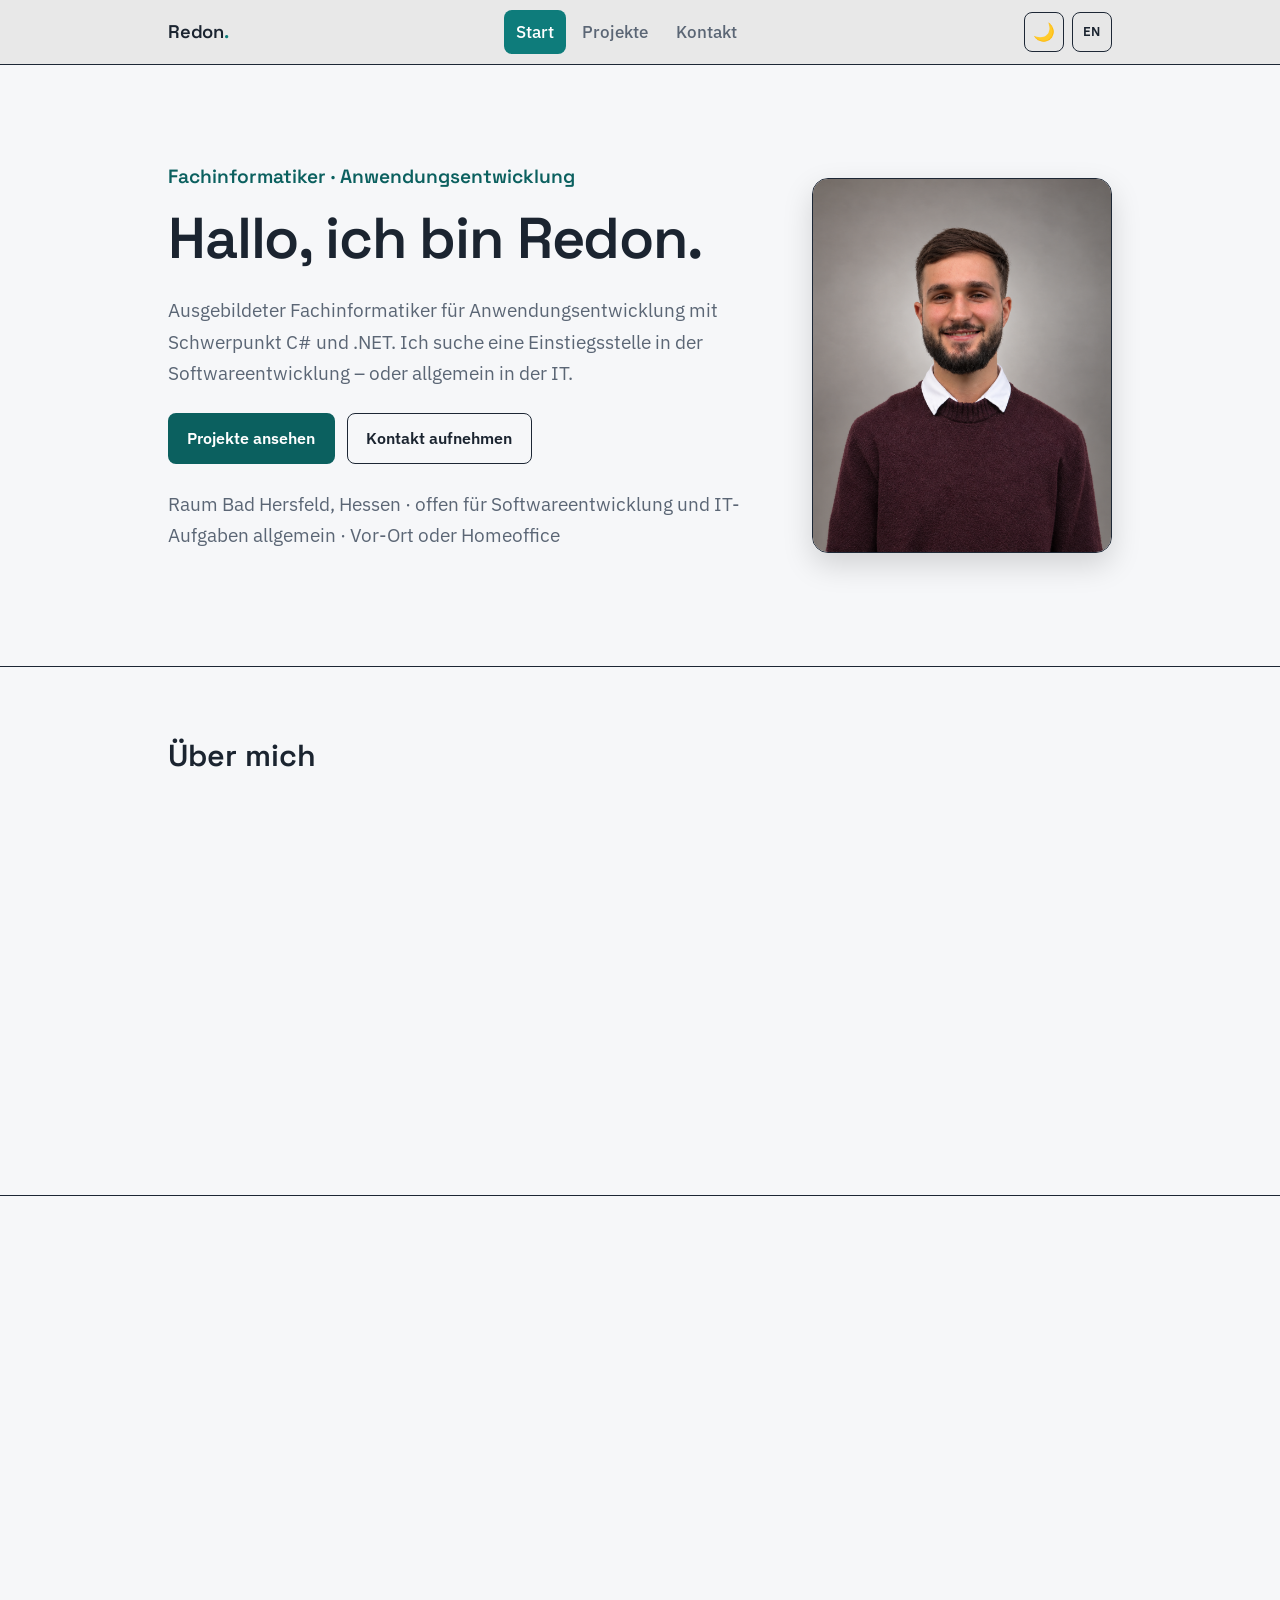
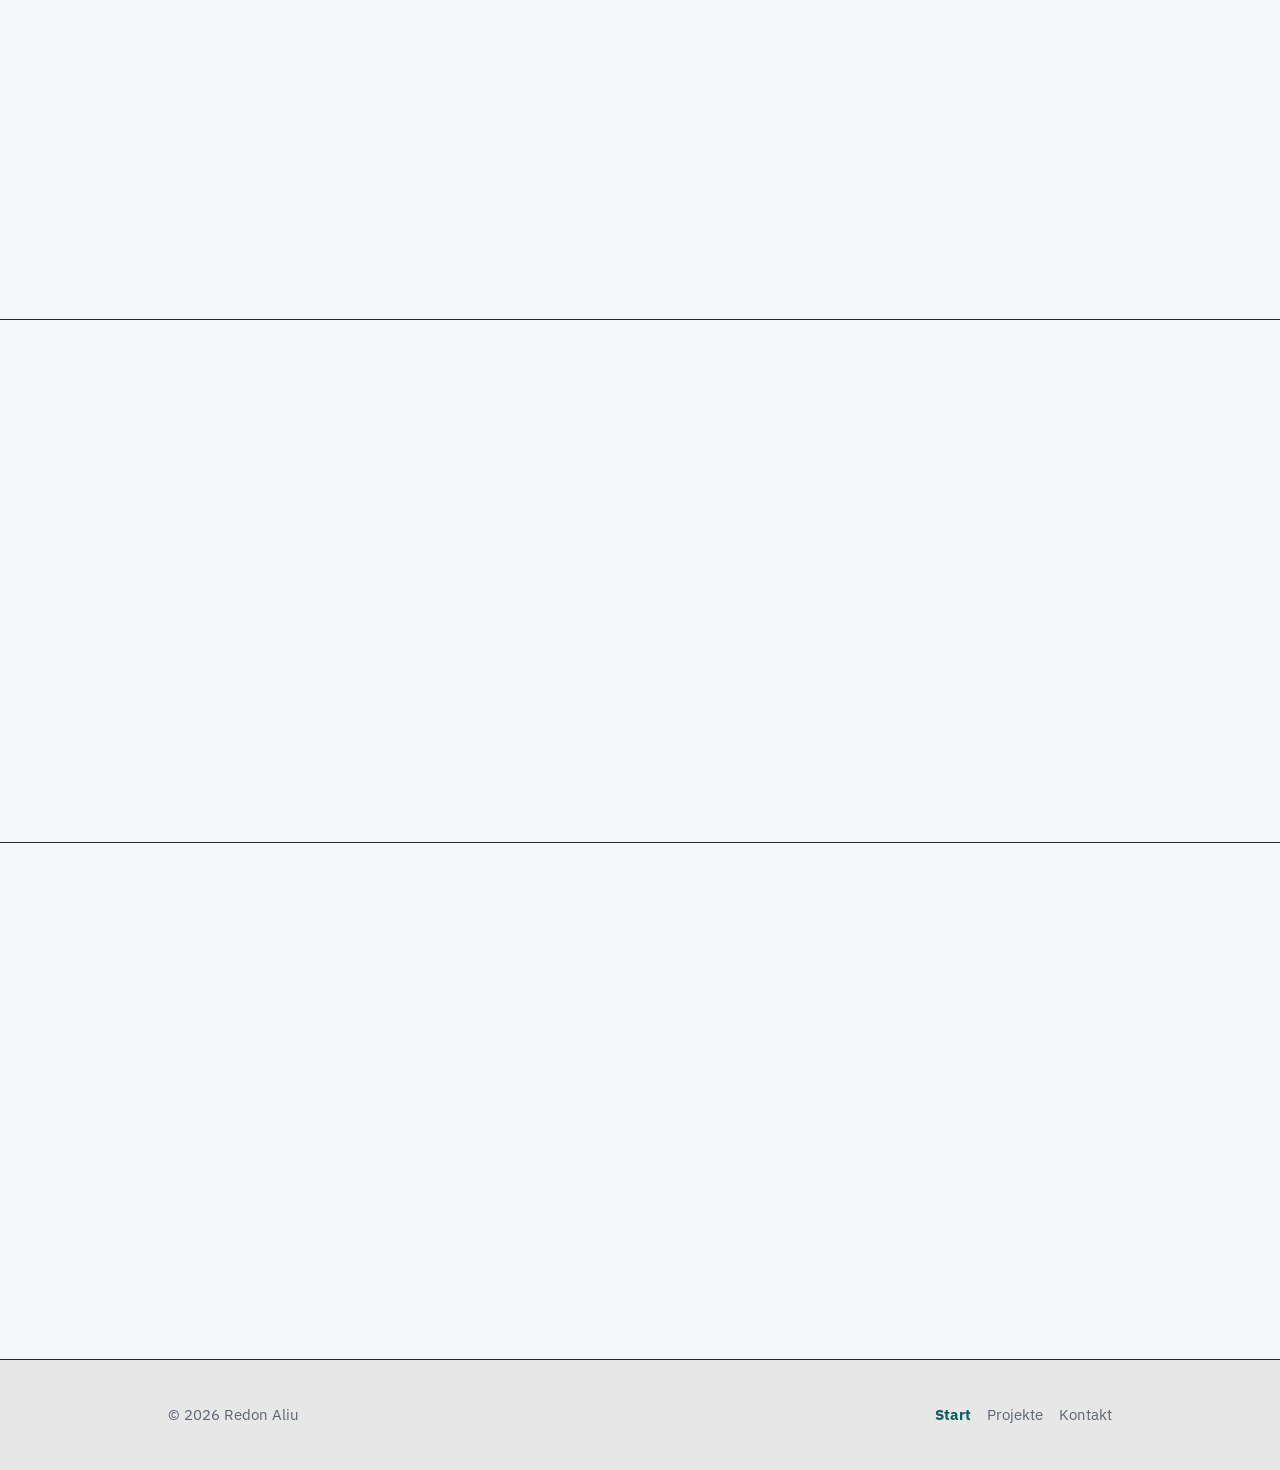
<file: index.html>
<!DOCTYPE html>
<html lang="de">
<head>
  <meta charset="UTF-8" />
  <meta name="viewport" content="width=device-width, initial-scale=1.0" />

  <!-- ===== SEO-Meta-Tags ===== -->
  <title>Redon Aliu – Fachinformatiker Anwendungsentwicklung &amp; IT</title>
  <meta name="description" content="Portfolio von Redon Aliu, Fachinformatiker für Anwendungsentwicklung. Erfahrung in Softwareentwicklung (C#/.NET), IT-Support, Hardware, Netzwerk und Simulation." />
  <meta name="author" content="Redon Aliu" />
  <meta name="keywords" content="Fachinformatiker, Anwendungsentwicklung, Softwareentwickler, IT, C#, .NET, IT-Support, Netzwerk, Hessen, Bad Hersfeld, Portfolio" />
  <meta name="robots" content="index, follow" />
  <!-- Open Graph (Vorschau beim Teilen z. B. in LinkedIn) -->
  <meta property="og:title" content="Redon Aliu – Fachinformatiker Anwendungsentwicklung &amp; IT" />
  <meta property="og:description" content="Fachinformatiker für Anwendungsentwicklung mit Erfahrung in Softwareentwicklung und IT allgemein." />
  <meta property="og:type" content="website" />
  <meta name="theme-color" content="#0e7c7b" />

  <link rel="stylesheet" href="style.css" />
  <link rel="preconnect" href="https://fonts.googleapis.com" />
  <link rel="preconnect" href="https://fonts.gstatic.com" crossorigin />
  <link href="https://fonts.googleapis.com/css2?family=IBM+Plex+Sans:wght@400;500;600&family=Space+Grotesk:wght@500;600;700&display=swap" rel="stylesheet" />

  <!-- Dark Mode ohne Aufblitzen setzen -->
  <script>(function(){var t=localStorage.getItem('theme');if(t==='dark'||t==='light'){document.documentElement.setAttribute('data-theme',t);}})();</script>
</head>
<body>
  <a class="skip-link" href="#main">Zum Inhalt springen</a>

  <!-- ===== Kopfzeile / Navigation ===== -->
  <header class="site-header">
    <div class="container">
      <nav class="nav" aria-label="Hauptnavigation">
        <a class="brand" href="index.html">Redon<span>.</span></a>

        <ul class="nav-links" id="primary-nav">
          <li><a href="index.html" class="is-active" aria-current="page">Start</a></li>
          <li><a href="projekte.html">Projekte</a></li>
          <li><a href="kontakt.html">Kontakt</a></li>
        </ul>

        <div class="nav-tools">
          <button class="icon-btn" id="themeToggle" type="button" aria-label="Design umschalten">🌙</button>
          <a class="icon-btn lang-btn" href="index-en.html" style="font-size:0.8rem;font-weight:600;text-decoration:none;" aria-label="Switch to English">EN</a>
          <button class="nav-toggle" type="button" aria-label="Menü öffnen" aria-controls="primary-nav" aria-expanded="false">☰</button>
        </div>
      </nav>
    </div>
  </header>

  <main id="main">

    <!-- ===== Hero ===== -->
    <section class="hero">
      <div class="container">
        <div class="hero-inner">
          <div class="hero-text">
            <p class="role">Fachinformatiker · Anwendungsentwicklung</p>
            <h1>Hallo, ich bin Redon.</h1>
            <p>
              Ausgebildeter Fachinformatiker für Anwendungsentwicklung mit Schwerpunkt
              C# und .NET. Ich suche eine Einstiegsstelle in der Softwareentwicklung –
              oder allgemein in der IT.
            </p>
            <div class="hero-actions">
              <a class="btn btn-primary" href="projekte.html">Projekte ansehen</a>
              <a class="btn btn-ghost" href="kontakt.html">Kontakt aufnehmen</a>
            </div>
            <p class="meta-line">Raum Bad Hersfeld, Hessen · offen für Softwareentwicklung und IT-Aufgaben allgemein · Vor-Ort oder Homeoffice</p>
          </div>
          <div class="hero-photo">
            <img src="bilder/redon.png" alt="Porträtfoto von Redon Aliu" />
          </div>
        </div>
      </div>
    </section>

    <!-- ===== Über mich ===== -->
    <section id="ueber-mich">
      <div class="container">
        <h2 class="section-title">Über mich</h2>
        <p>
          Meine Ausbildung zum Fachinformatiker für Anwendungsentwicklung habe ich
          im Juni 2026 bei der AFOTEK GmbH in Bad Hersfeld abgeschlossen. Mein
          Schwerpunkt liegt auf der Anwendungsentwicklung mit C# und .NET, 
          ergänzt durch Web-Grundlagen mit PHP, HTML/CSS und relationalen
          Datenbanken.
        </p>
        <p>
          Während der Ausbildung war ich aber nicht nur in der Programmierung
          tätig, sondern auch im IT- und Client-Support, bei Hardware und
          Netzwerk sowie in der Anlagensimulation. Deshalb suche ich nicht
          ausschließlich eine Stelle als Softwareentwickler, sondern bin offen für
          IT-Aufgaben allgemein.
        </p>
        <p>
          Nach der Ausbildung baue ich mein Wissen eigenständig weiter aus,
          aktuell in Richtung Linux und Docker.
        </p>
      </div>
    </section>

    <!-- ===== Erfahrung aus der Ausbildung (Breite) ===== -->
    <section id="erfahrung">
      <div class="container">
        <h2 class="section-title">Erfahrung aus der Ausbildung</h2>
        <p class="lead">Bereiche, in denen ich während der Ausbildung eingesetzt war.</p>
        <div class="areas">
          <div class="area">
            <h3>Softwareentwicklung</h3>
            <p>
              Mitarbeit an Softwarelösungen von der Konzeption bis zur
              Weiterentwicklung: Programmierung in C#/.NET, Erstellen und Anpassen
              von Datenbankstrukturen (SQL Server, MySQL), Benutzeroberflächen,
              Fehleranalyse (Debugging) und Tests.
            </p>
          </div>
          <div class="area">
            <h3>IT- &amp; Client-Support</h3>
            <p>
              1st- und 2nd-Level-Support: Hard- und Softwareprobleme analysieren
              und beheben, Arbeitsplatzrechner installieren und warten sowie
              Anwender bei IT-Fragen unterstützen.
            </p>
          </div>
          <div class="area">
            <h3>Hardware &amp; Systemintegration</h3>
            <p>
              Zusammenbau und Inbetriebnahme von PC-Systemen, Installation und
              Konfiguration von Betriebssystemen (Windows) sowie Einrichtung von
              Peripheriegeräten wie Druckern und Scannern.
            </p>
          </div>
          <div class="area">
            <h3>Netzwerk &amp; Infrastruktur</h3>
            <p>
              Installation und Verkabelung von Netzwerken, Aufbau und
              Strukturierung von Netzwerkschränken, Patchen von Komponenten und
              Unterstützung bei der Fehleranalyse im Netzwerkumfeld.
            </p>
          </div>
          <div class="area">
            <h3>Simulation (Emulate 3D)</h3>
            <p>
              Erstellung und Pflege von 3D-Simulationsmodellen logistischer
              Anlagen sowie Visualisierung und Optimierung von Materialfluss- und
              Logistikprozessen.
            </p>
          </div>
        </div>
      </div>
    </section>

    <!-- ===== Was ich mitbringe (Skills) ===== -->
    <section id="skills">
      <div class="container">
        <h2 class="section-title">Was ich mitbringe</h2>
        <div class="grid cols-3">
          <div class="card">
            <span class="group-label">Sprachen &amp; Frameworks</span>
            <ul>
              <li>C# / .NET</li>
              <li>WinForms (mit DevExpress)</li>
              <li>WPF / XAML</li>
              <li>JavaScript</li>
              <li>PHP</li>
              <li>HTML &amp; CSS</li>
              <li>SQL</li>
            </ul>
          </div>
          <div class="card">
            <span class="group-label">Datenbanken &amp; Tools</span>
            <ul>
              <li>MySQL / SQL-Datenbanken</li>
              <li>Git</li>
              <li>Node.js</li>
              <li>Godot Engine (GDScript)</li>
              <li>Joomla CMS</li>
              <li>VMware</li>
            </ul>
          </div>
          <div class="card">
            <span class="group-label">Aktuell im Aufbau</span>
            <ul>
              <li>Linux</li>
              <li>Docker</li>
            </ul>
          </div>
        </div>
      </div>
    </section>

    <!-- ===== Ausgewähltes Projekt ===== -->
    <section id="highlight">
      <div class="container">
        <h2 class="section-title">Ausgewähltes Projekt</h2>
        <div class="project">
          <h3>Webbasiertes Kundenportal für Motor-Konfigurationsdateien</h3>
          <p class="project-role">Abschlussprojekt der Ausbildung · AFOTEK GmbH</p>
          <p>
            Entwicklung eines Kundenportals, über das Konfigurationsdateien für
            Motoren bereitgestellt werden. Kombination aus einer webbasierten
            Oberfläche (PHP/MySQL) und einer C#-WinForms-Verwaltungsanwendung für
            die interne Pflege der Daten.
          </p>
          <ul class="tags">
            <li>C#</li><li>.NET / WinForms</li><li>PHP</li><li>MySQL</li>
          </ul>
          <div class="project-links">
            <a href="projekte.html">Mehr zu meinen Projekten</a>
          </div>
        </div>
      </div>
    </section>
  </main>

  <!-- ===== Fußzeile ===== -->
  <footer class="site-footer">
    <div class="container footer-inner">
      <p>© 2026 Redon Aliu</p>
      <nav aria-label="Fußzeile">
        <a href="index.html" class="is-active">Start</a>
        <a href="projekte.html">Projekte</a>
        <a href="kontakt.html">Kontakt</a>
      </nav>
    </div>
  </footer>

  <script src="script.js"></script>
</body>
</html>
</file>
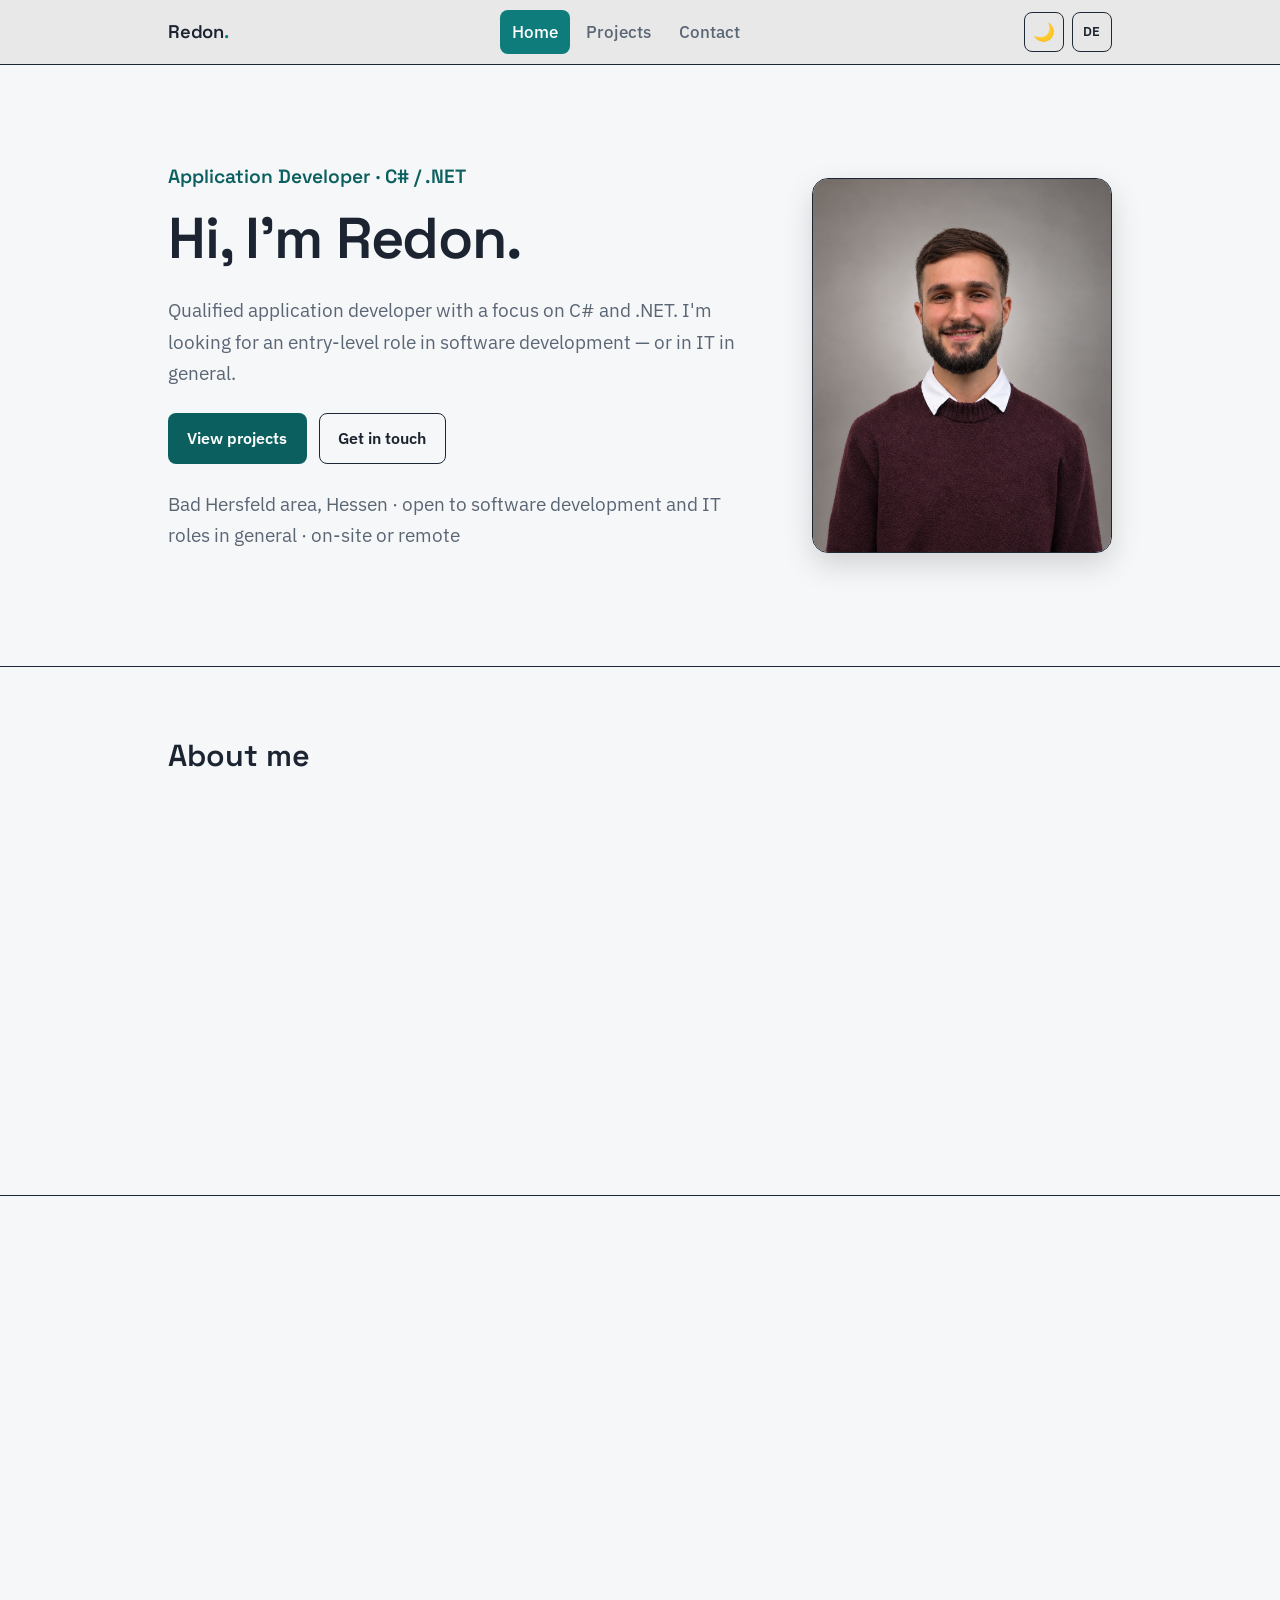
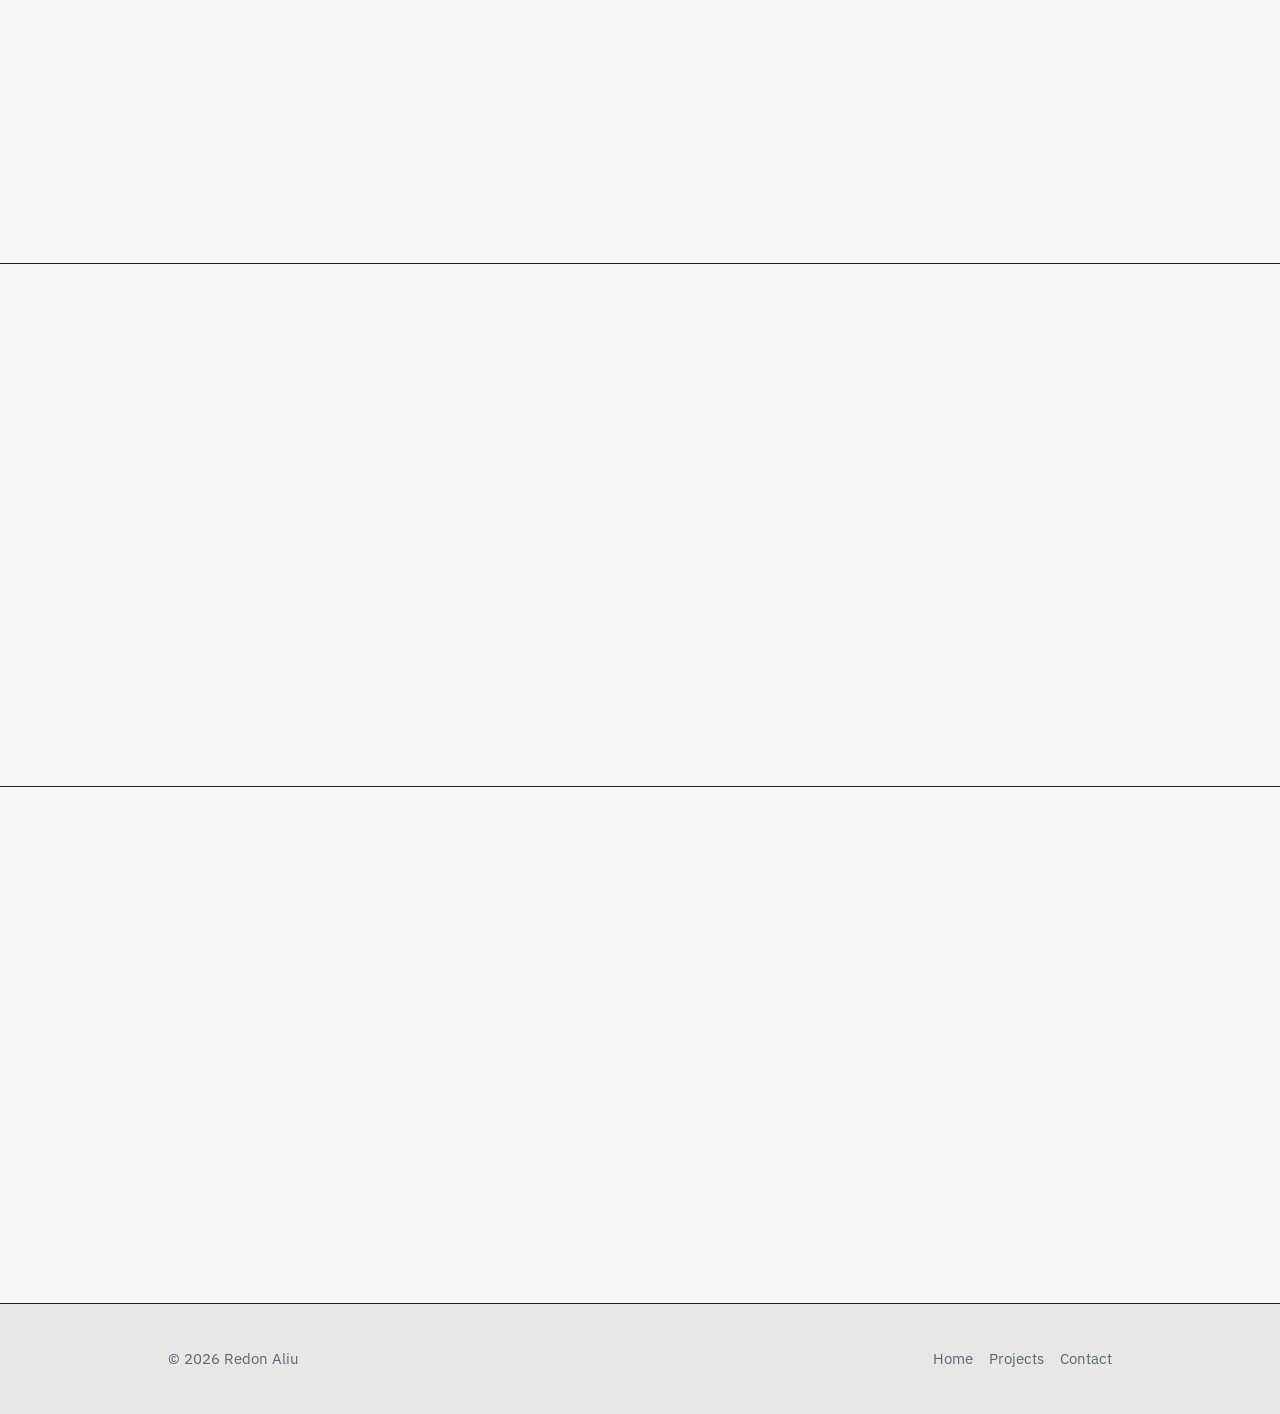
<file: index-en.html>
<!DOCTYPE html>
<html lang="en">
<head>
  <meta charset="UTF-8" />
  <meta name="viewport" content="width=device-width, initial-scale=1.0" />
  <title>Redon Aliu – Software Developer (C#/.NET) &amp; IT</title>
  <meta name="description" content="Portfolio of Redon Aliu, qualified application developer. Experience in software development (C#/.NET), IT support, hardware, networking and simulation." />
  <meta name="author" content="Redon Aliu" />
  <meta name="keywords" content="software developer, application developer, IT, C#, .NET, IT support, networking, Hessen, Bad Hersfeld, portfolio" />
  <meta name="robots" content="index, follow" />
  <meta property="og:title" content="Redon Aliu – Software Developer (C#/.NET) &amp; IT" />
  <meta property="og:description" content="Qualified application developer with experience in software development and IT in general." />
  <meta property="og:type" content="website" />
  <meta name="theme-color" content="#0e7c7b" />
  <link rel="stylesheet" href="style.css" />
  <link rel="preconnect" href="https://fonts.googleapis.com" />
  <link rel="preconnect" href="https://fonts.gstatic.com" crossorigin />
  <link href="https://fonts.googleapis.com/css2?family=IBM+Plex+Sans:wght@400;500;600&family=Space+Grotesk:wght@500;600;700&display=swap" rel="stylesheet" />
  <script>(function(){var t=localStorage.getItem('theme');if(t==='dark'||t==='light'){document.documentElement.setAttribute('data-theme',t);}})();</script>
</head>
<body>
  <a class="skip-link" href="#main">Skip to content</a>
  <header class="site-header">
    <div class="container">
      <nav class="nav" aria-label="Main navigation">
        <a class="brand" href="index-en.html">Redon<span>.</span></a>
        <ul class="nav-links" id="primary-nav">
          <li><a href="index-en.html" class="is-active" aria-current="page">Home</a></li>
          <li><a href="projekte-en.html">Projects</a></li>
          <li><a href="kontakt-en.html">Contact</a></li>
        </ul>
        <div class="nav-tools">
          <button class="icon-btn" id="themeToggle" type="button" aria-label="Toggle theme">🌙</button>
          <a class="icon-btn lang-btn" href="index.html" style="font-size:0.8rem;font-weight:600;text-decoration:none;" aria-label="Zur deutschen Version wechseln">DE</a>
          <button class="nav-toggle" type="button" aria-label="Open menu" aria-controls="primary-nav" aria-expanded="false">☰</button>
        </div>
      </nav>
    </div>
  </header>
  <main id="main">

    <!-- ===== Hero ===== -->
    <section class="hero">
      <div class="container">
        <div class="hero-inner">
          <div class="hero-text">
            <p class="role">Application Developer · C# / .NET</p>
            <h1>Hi, I'm Redon.</h1>
            <p>
              Qualified application developer with a focus on C# and .NET. I'm looking
              for an entry-level role in software development — or in IT in general.
            </p>
            <div class="hero-actions">
              <a class="btn btn-primary" href="projekte-en.html">View projects</a>
              <a class="btn btn-ghost" href="kontakt-en.html">Get in touch</a>
            </div>
            <p class="meta-line">Bad Hersfeld area, Hessen · open to software development and IT roles in general · on-site or remote</p>
          </div>
          <div class="hero-photo">
            <img src="bilder/redon.png" alt="Portrait photo of Redon Aliu" />
          </div>
        </div>
      </div>
    </section>

    <section id="about">
      <div class="container">
        <h2 class="section-title">About me</h2>
        <p>
          I completed my apprenticeship as an application developer
          (Fachinformatiker für Anwendungsentwicklung) in June 2026 at AFOTEK GmbH
          in Bad Hersfeld, Germany. My focus is on application development with C#
          and .NET, complemented by web fundamentals with PHP, HTML/CSS and
          relational databases.
        </p>
        <p>
          During the apprenticeship I wasn't only working on programming, but also
          in IT and client support, in hardware and networking, and in plant
          simulation. That's why I'm not looking exclusively for a software
          developer role, but I'm open to IT tasks in general.
        </p>
        <p>
          Since finishing my apprenticeship I've been building on my knowledge
          independently, currently towards Linux and Docker.
        </p>
      </div>
    </section>
    <section id="experience">
      <div class="container">
        <h2 class="section-title">Experience from my apprenticeship</h2>
        <p class="lead">Areas I worked in during my apprenticeship.</p>
        <div class="areas">
          <div class="area">
            <h3>Software development</h3>
            <p>
              Contributing to software solutions from concept to further
              development: programming in C#/.NET, creating and adapting database
              structures (SQL Server, MySQL), user interfaces, debugging and
              testing.
            </p>
          </div>
          <div class="area">
            <h3>IT &amp; client support</h3>
            <p>
              1st- and 2nd-level support: analysing and fixing hardware and
              software issues, installing and maintaining workstations, and
              supporting users with IT questions.
            </p>
          </div>
          <div class="area">
            <h3>Hardware &amp; system integration</h3>
            <p>
              Assembling and setting up PC systems, installing and configuring
              operating systems (Windows), and setting up peripherals such as
              printers and scanners.
            </p>
          </div>
          <div class="area">
            <h3>Networking &amp; infrastructure</h3>
            <p>
              Installing and cabling networks, building and structuring network
              cabinets, patching components, and supporting troubleshooting in the
              network environment.
            </p>
          </div>
          <div class="area">
            <h3>Simulation (Emulate 3D)</h3>
            <p>
              Creating and maintaining 3D simulation models of logistics plants,
              plus visualising and optimising material-flow and logistics
              processes.
            </p>
          </div>
        </div>
      </div>
    </section>
    <section id="skills">
      <div class="container">
        <h2 class="section-title">What I bring</h2>
        <div class="grid cols-3">
          <div class="card">
            <span class="group-label">Languages &amp; frameworks</span>
            <ul>
              <li>C# / .NET</li>
              <li>WinForms (with DevExpress)</li>
              <li>WPF / XAML</li>
              <li>JavaScript</li>
              <li>PHP</li>
              <li>HTML &amp; CSS</li>
              <li>SQL</li>
            </ul>
          </div>
          <div class="card">
            <span class="group-label">Databases &amp; tools</span>
            <ul>
              <li>MySQL / SQL databases</li>
              <li>Git</li>
              <li>Node.js</li>
              <li>Godot Engine (GDScript)</li>
              <li>Joomla CMS</li>
              <li>VMware</li>
            </ul>
          </div>
          <div class="card">
            <span class="group-label">Currently learning</span>
            <ul>
              <li>Linux</li>
              <li>Docker</li>
            </ul>
          </div>
        </div>
      </div>
    </section>
    <section id="highlight">
      <div class="container">
        <h2 class="section-title">Featured project</h2>
        <div class="project">
          <h3>Web-based customer portal for motor configuration files</h3>
          <p class="project-role">Final apprenticeship project · AFOTEK GmbH</p>
          <p>
            Development of a customer portal that provides configuration files for
            motors. A combination of a web-based interface (PHP/MySQL) and a
            C# WinForms management application for maintaining the data internally.
          </p>
          <ul class="tags">
            <li>C#</li><li>.NET / WinForms</li><li>PHP</li><li>MySQL</li>
          </ul>
          <div class="project-links">
            <a href="projekte-en.html">More about my projects</a>
          </div>
        </div>
      </div>
    </section>
  </main>
  <footer class="site-footer">
    <div class="container footer-inner">
      <p>© 2026 Redon Aliu</p>
      <nav aria-label="Footer">
        <a href="index-en.html">Home</a>
        <a href="projekte-en.html">Projects</a>
        <a href="kontakt-en.html">Contact</a>
      </nav>
    </div>
  </footer>
  <script src="script.js"></script>
</body>
</html>
</file>
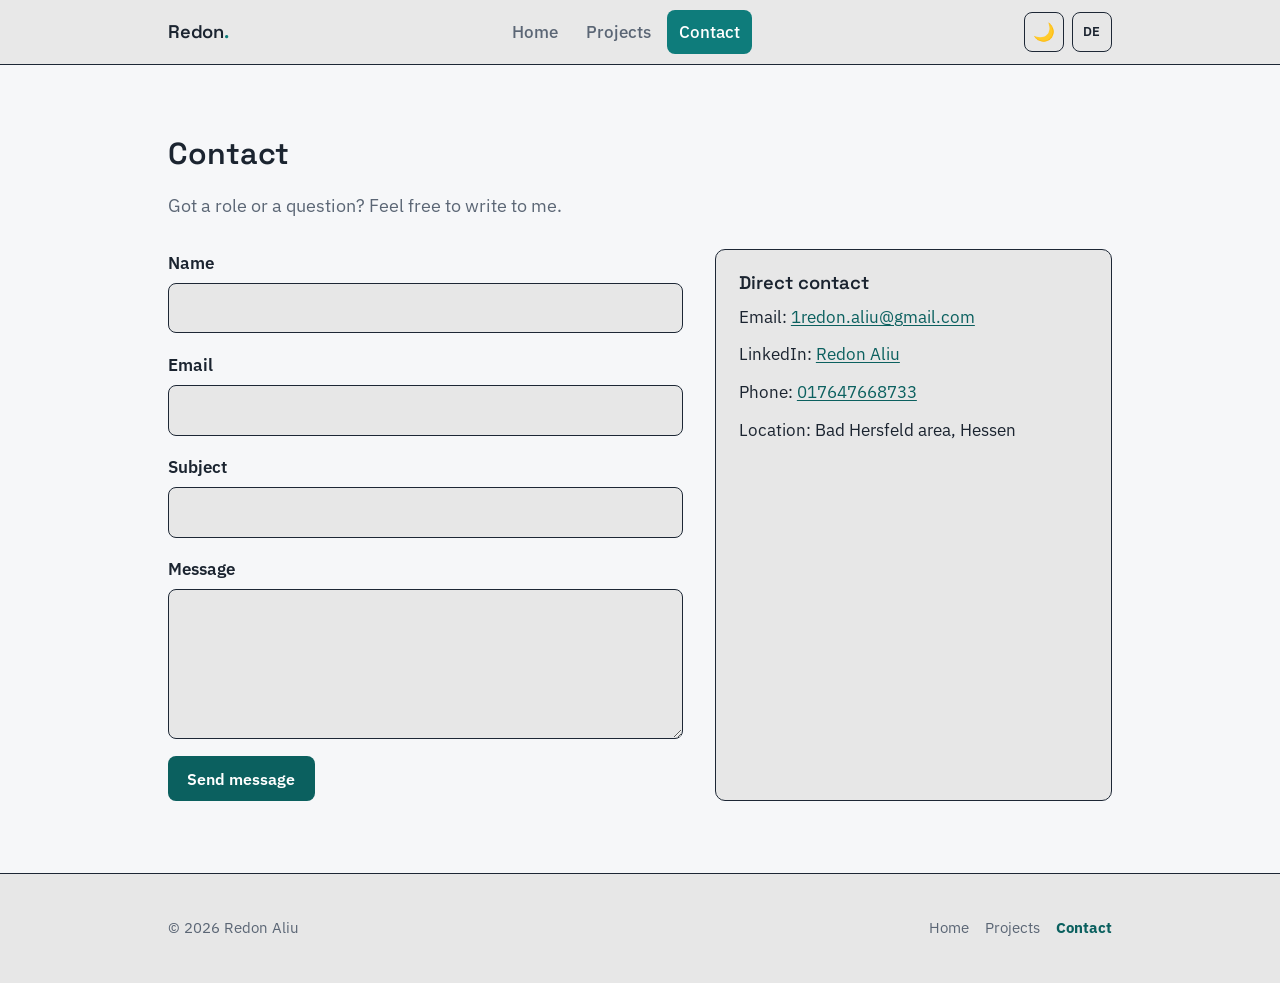
<file: kontakt-en.html>
<!DOCTYPE html>
<html lang="en">
<head>
  <meta charset="UTF-8" />
  <meta name="viewport" content="width=device-width, initial-scale=1.0" />
  <title>Contact – Redon Aliu</title>
  <meta name="description" content="Ways to contact Redon Aliu, software developer with a focus on C#/.NET. Message via the form or email." />
  <meta name="author" content="Redon Aliu" />
  <meta name="robots" content="index, follow" />
  <meta property="og:title" content="Contact – Redon Aliu" />
  <meta property="og:description" content="Get in touch – via the form or email." />
  <meta property="og:type" content="website" />
  <meta name="theme-color" content="#0e7c7b" />
  <link rel="stylesheet" href="style.css" />
  <link rel="preconnect" href="https://fonts.googleapis.com" />
  <link rel="preconnect" href="https://fonts.gstatic.com" crossorigin />
  <link href="https://fonts.googleapis.com/css2?family=IBM+Plex+Sans:wght@400;500;600&family=Space+Grotesk:wght@500;600;700&display=swap" rel="stylesheet" />
  <script>(function(){var t=localStorage.getItem('theme');if(t==='dark'||t==='light'){document.documentElement.setAttribute('data-theme',t);}})();</script>
</head>
<body>
  <a class="skip-link" href="#main">Skip to content</a>
  <header class="site-header">
    <div class="container">
      <nav class="nav" aria-label="Main navigation">
        <a class="brand" href="index-en.html">Redon<span>.</span></a>
        <ul class="nav-links" id="primary-nav">
          <li><a href="index-en.html">Home</a></li>
          <li><a href="projekte-en.html">Projects</a></li>
          <li><a href="kontakt-en.html" class="is-active" aria-current="page">Contact</a></li>
        </ul>
        <div class="nav-tools">
          <button class="icon-btn" id="themeToggle" type="button" aria-label="Toggle theme">🌙</button>
          <a class="icon-btn lang-btn" href="index.html" style="font-size:0.8rem;font-weight:600;text-decoration:none;" aria-label="Zur deutschen Version wechseln">DE</a>
          <button class="nav-toggle" type="button" aria-label="Open menu" aria-controls="primary-nav" aria-expanded="false">☰</button>
        </div>
      </nav>
    </div>
  </header>
  <main id="main">
    <section>
      <div class="container">
        <h1 class="section-title">Contact</h1>
        <p class="lead">Got a role or a question? Feel free to write to me.</p>
        <div class="contact-wrap">
          <form action="#" method="POST" novalidate>
            <div class="form-field">
              <label for="name">Name</label>
              <input type="text" id="name" name="name" autocomplete="name" required />
            </div>
            <div class="form-field">
              <label for="email">Email</label>
              <input type="email" id="email" name="email" autocomplete="email" required />
            </div>
            <div class="form-field">
              <label for="subject">Subject</label>
              <input type="text" id="subject" name="subject" />
            </div>
            <div class="form-field">
              <label for="message">Message</label>
              <textarea id="message" name="message" required></textarea>
            </div>
            <button type="submit" class="btn btn-primary">Send message</button>
          </form>
          <aside class="contact-info">
            <h2 style="font-size:1.15rem;">Direct contact</h2>
            <ul>
              <li>Email: <a href="mailto:1redon.aliu@gmail.com">1redon.aliu@gmail.com</a></li>
              <li>LinkedIn: <a href="https://www.linkedin.com/in/redon-aliu-b71a15408/">Redon Aliu</a></li>
              <li>Phone: <a href="tel:+4917647668733">017647668733</a></li>
              <li>Location: Bad Hersfeld area, Hessen</li>
            </ul>
          </aside>
        </div>
      </div>
    </section>
  </main>
  <footer class="site-footer">
    <div class="container footer-inner">
      <p>© 2026 Redon Aliu</p>
      <nav aria-label="Footer">
        <a href="index-en.html">Home</a>
        <a href="projekte-en.html">Projects</a>
        <a href="kontakt-en.html" class="is-active">Contact</a>
      </nav>
    </div>
  </footer>
  <script src="script.js"></script>
</body>
</html>
</file>
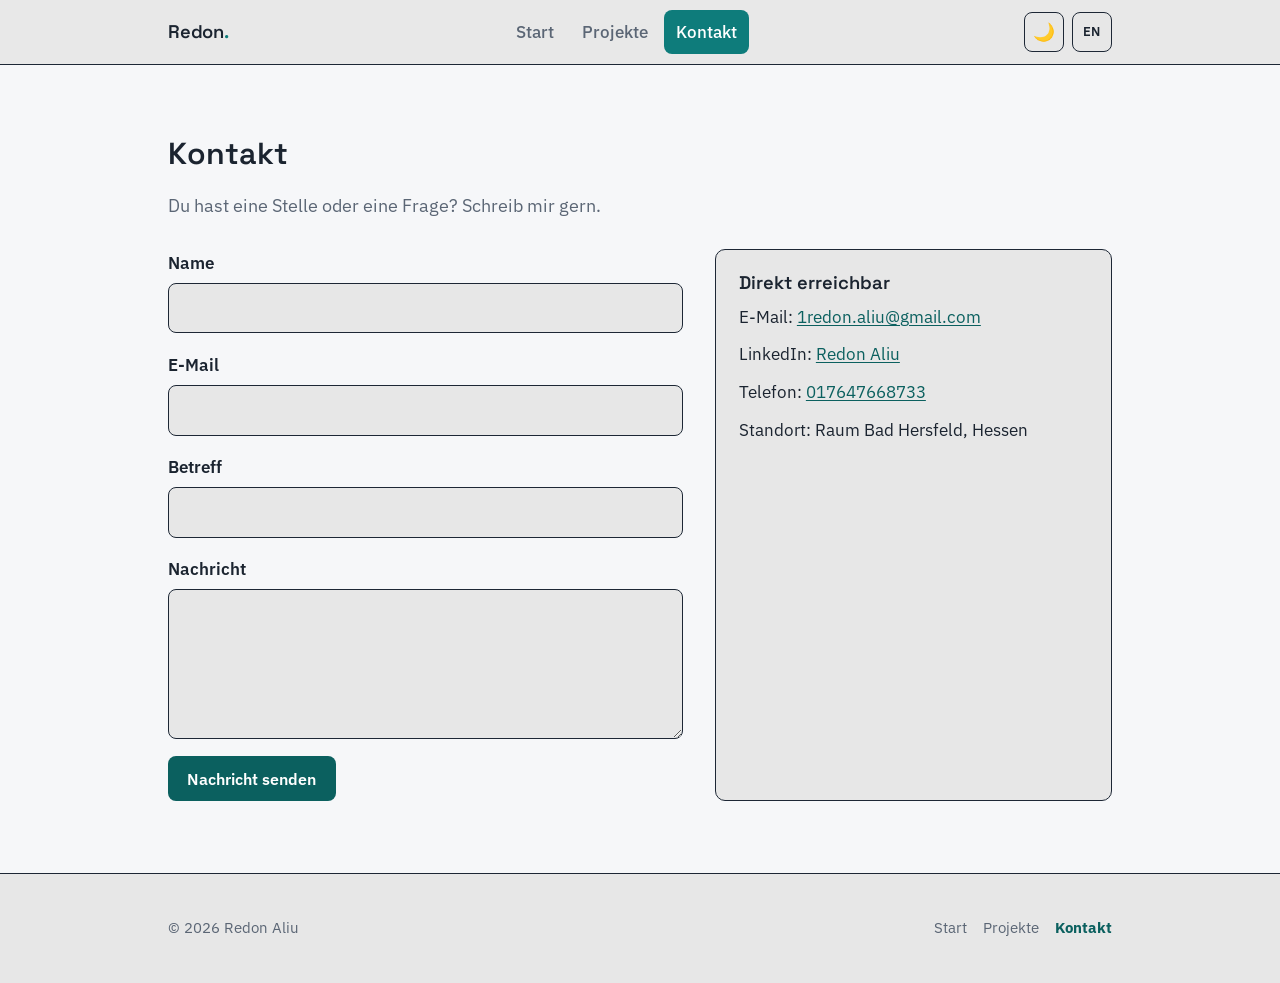
<file: kontakt.html>
<!DOCTYPE html>
<html lang="de">
<head>
  <meta charset="UTF-8" />
  <meta name="viewport" content="width=device-width, initial-scale=1.0" />

  <title>Kontakt – Redon Aliu</title>
  <meta name="description" content="Kontaktmöglichkeiten zu Redon Aliu, Softwareentwickler mit Schwerpunkt C#/.NET. Nachricht per Formular oder E-Mail." />
  <meta name="author" content="Redon Aliu" />
  <meta name="robots" content="index, follow" />
  <meta property="og:title" content="Kontakt – Redon Aliu" />
  <meta property="og:description" content="Nimm Kontakt auf – per Formular oder E-Mail." />
  <meta property="og:type" content="website" />
  <meta name="theme-color" content="#0e7c7b" />

  <link rel="stylesheet" href="style.css" />
  <link rel="preconnect" href="https://fonts.googleapis.com" />
  <link rel="preconnect" href="https://fonts.gstatic.com" crossorigin />
  <link href="https://fonts.googleapis.com/css2?family=IBM+Plex+Sans:wght@400;500;600&family=Space+Grotesk:wght@500;600;700&display=swap" rel="stylesheet" />

  <script>(function(){var t=localStorage.getItem('theme');if(t==='dark'||t==='light'){document.documentElement.setAttribute('data-theme',t);}})();</script>
</head>
<body>
  <a class="skip-link" href="#main">Zum Inhalt springen</a>

  <header class="site-header">
    <div class="container">
      <nav class="nav" aria-label="Hauptnavigation">
        <a class="brand" href="index.html">Redon<span>.</span></a>
        <ul class="nav-links" id="primary-nav">
          <li><a href="index.html">Start</a></li>
          <li><a href="projekte.html">Projekte</a></li>
          <li><a href="kontakt.html" class="is-active" aria-current="page">Kontakt</a></li>
        </ul>
        <div class="nav-tools">
          <button class="icon-btn" id="themeToggle" type="button" aria-label="Design umschalten">🌙</button>
          <a class="icon-btn lang-btn" href="kontakt-en.html" style="font-size:0.8rem;font-weight:600;text-decoration:none;" aria-label="Switch to English">EN</a>
          <button class="nav-toggle" type="button" aria-label="Menü öffnen" aria-controls="primary-nav" aria-expanded="false">☰</button>
        </div>
      </nav>
    </div>
  </header>

  <main id="main">
    <section>
      <div class="container">
        <h1 class="section-title">Kontakt</h1>
        <p class="lead">Du hast eine Stelle oder eine Frage? Schreib mir gern.</p>

        <div class="contact-wrap">
          <form action="https://formspree.io/f/xaenwvyq" method="POST">
            <div class="form-field">
              <label for="name">Name</label>
              <input type="text" id="name" name="name" autocomplete="name" required />
            </div>
            <div class="form-field">
              <label for="email">E-Mail</label>
              <input type="email" id="email" name="email" autocomplete="email" required />
            </div>
            <div class="form-field">
              <label for="betreff">Betreff</label>
              <input type="text" id="betreff" name="betreff" />
            </div>
            <div class="form-field">
              <label for="nachricht">Nachricht</label>
              <textarea id="nachricht" name="nachricht" required></textarea>
            </div>
            <button type="submit" class="btn btn-primary">Nachricht senden</button>
          </form>

          <aside class="contact-info">
            <h2 style="font-size:1.15rem;">Direkt erreichbar</h2>
            <ul>
              <li>E-Mail: <a href="mailto:1redon.aliu@gmail.com">1redon.aliu@gmail.com</a></li>
              <li>LinkedIn: <a href="https://www.linkedin.com/in/redon-aliu-b71a15408/">Redon Aliu</a></li>
              <li>Telefon: <a href="tel:+4917647668733">017647668733</a></li>
              <li>Standort: Raum Bad Hersfeld, Hessen</li>
            </ul>
          </aside>
        </div>
      </div>
    </section>
  </main>

  <footer class="site-footer">
    <div class="container footer-inner">
      <p>© 2026 Redon Aliu</p>
      <nav aria-label="Fußzeile">
        <a href="index.html">Start</a>
        <a href="projekte.html">Projekte</a>
        <a href="kontakt.html" class="is-active">Kontakt</a>
      </nav>
    </div>
  </footer>

  <script src="script.js"></script>
</body>
</html>
</file>
<file: style.css>
/* ---------- Design-Tokens: Light (Standard) ---------- */
:root {
  --bg: #f6f7f9;
  --surface: #e7e7e7;
  --ink: #1b2430;        /* Haupttext (Navy statt Schwarz) */
  --muted: #5b6675;      /* Sekundärtext */
  --line: #1d2735;       /* Rahmen / Trennlinien */
  --accent: #0e7c7b;     /* Akzent (Petrol) */
  --accent-strong: #0b605f;
  --accent-soft: #e3f1f0;

  --radius: 10px;
  --maxw: 1000px;
  --space: clamp(1rem, 2.5vw, 1.75rem);

  --font-head: "Space Grotesk", "Segoe UI", system-ui, sans-serif;
  --font-body: "IBM Plex Sans", "Segoe UI", system-ui, sans-serif;
}

/* ---------- Dark Mode ---------- */
/* Systemeinstellung (wenn Nutzer nicht manuell "light" wählt) */
@media (prefers-color-scheme: dark) {
  :root:not([data-theme="light"]) {
    --bg: #10141a;
    --surface: #171c24;
    --ink: #e7ecf2;
    --muted: #9aa6b4;
    --line: #262e39;
    --accent: #35b7b0;
    --accent-strong: #5cd0c9;
    --accent-soft: #16302f;
  }
}
/* Manuelle Auswahl über den Umschalt-Button */
:root[data-theme="dark"] {
  --bg: #10141a;
  --surface: #171c24;
  --ink: #e7ecf2;
  --muted: #9aa6b4;
  --line: #262e39;
  --accent: #35b7b0;
  --accent-strong: #5cd0c9;
  --accent-soft: #16302f;
}

/* ---------- Reset / Grundlagen ---------- */
*,
*::before,
*::after { box-sizing: border-box; }

html { scroll-behavior: smooth; }

body {
  margin: 0;
  font-family: var(--font-body);
  font-size: 1.0625rem;
  line-height: 1.65;
  color: var(--ink);
  background: var(--bg);
  -webkit-font-smoothing: antialiased;
}

img { max-width: 100%; display: block; }

a {
  color: var(--accent-strong);
  text-decoration-thickness: 1px;
  text-underline-offset: 2px;
}
a:hover { color: var(--accent); }

h1, h2, h3 {
  font-family: var(--font-head);
  line-height: 1.15;
  color: var(--ink);
  margin: 0 0 0.5em;
  font-weight: 600;
}

p { max-width: 65ch; }

/* Sichtbarer Fokus für Tastatur-Navigation */
:focus-visible {
  outline: 3px solid var(--accent);
  outline-offset: 2px;
  border-radius: 4px;
}

/* Skip-Link für Screenreader / Tastatur */
.skip-link {
  position: absolute;
  left: -9999px;
  top: 0;
  background: var(--accent-strong);
  color: #fff;
  padding: 0.6rem 1rem;
  z-index: 100;
}
.skip-link:focus { left: 0.5rem; top: 0.5rem; }

/* ---------- Container ---------- */
.container {
  width: 100%;
  max-width: var(--maxw);
  margin-inline: auto;
  padding-inline: var(--space);
}

/* ---------- Kopfzeile / Navigation ---------- */
.site-header {
  position: sticky;
  top: 0;
  z-index: 50;
  background: color-mix(in srgb, var(--surface) 92%, transparent);
  backdrop-filter: blur(6px);
  border-bottom: 1px solid var(--line);
}
.nav {
  display: flex;
  align-items: center;
  justify-content: space-between;
  gap: 1rem;
  min-height: 64px;
}
.brand {
  font-family: var(--font-head);
  font-weight: 600;
  font-size: 1.15rem;
  color: var(--ink);
  text-decoration: none;
  letter-spacing: -0.01em;
}
.brand span { color: var(--accent); }

.nav-links {
  list-style: none;
  display: flex;
  align-items: center;
  gap: 0.25rem;
  margin: 0;
  padding: 0;
}
.nav-links a {
  display: block;
  padding: 0.5rem 0.75rem;
  border-radius: 8px;
  color: var(--muted);
  text-decoration: none;
  font-weight: 500;
}
.nav-links a:hover { color: var(--accent-strong); background: var(--accent-soft); border-bottom: 2px solid var(--accent); }
.nav-links a:hover { color: var(--accent); background: var(--accent-soft); } 
.nav-links a { transition: transform 0.05s ease, box-shadow 0.15s ease; }
.nav-links a:active { transform: translateY(2px); box-shadow: inset 0 3px 6px rgba(0,0,0,0.45); }
.nav-links a.is-active {
  color: #ffffff;
  background: var(--accent);
}

.nav-tools { display: flex; align-items: center; gap: 0.5rem; }

.icon-btn {
  display: inline-flex;
  align-items: center;
  justify-content: center;
  width: 40px;
  height: 40px;
  border: 1px solid var(--line);
  border-radius: 8px;
  background: var(--surface);
  color: var(--ink);
  cursor: pointer;
  font-size: 1.1rem;
}
.icon-btn:hover { border-color: var(--accent); }

.nav-toggle { display: none; }

/* ---------- Buttons ---------- */
.btn {
  display: inline-block;
  padding: 0.7rem 1.15rem;
  border-radius: 8px;
  font-weight: 600;
  text-decoration: none;
  border: 1px solid transparent;
  cursor: pointer;
  font-family: var(--font-body);
  font-size: 1rem;
}
.btn { transition: transform 0.05s ease, box-shadow 0.15s ease; }
.btn:active { transform: translateY(2px); box-shadow: inset 0 3px 6px rgba(0,0,0,0.45); }
.btn-primary { background: var(--accent-strong); color: #fff; }
.btn-primary:hover { background: var(--accent); color: #fff; }
.btn-ghost { background: transparent; color: var(--ink); border-color: var(--line); }
.btn-ghost:hover { border-color: var(--accent); color: var(--accent-strong); }

/* ---------- Abschnitte ---------- */
main { display: block; }
section { padding-block: clamp(2.5rem, 6vw, 4.5rem); }
section + section { border-top: 1px solid var(--line); }

.section-title { font-size: clamp(1.4rem, 3vw, 1.9rem); }
.lead { color: var(--muted); font-size: 1.15rem; }

/* ---------- Hero ---------- */
.hero { padding-block: clamp(3rem, 8vw, 6rem); }
.hero .role {
  color: var(--accent-strong);
  font-weight: 600;
  margin: 0 0 0.75rem;
  font-family: var(--font-head);
}
.hero h1 {
  font-size: clamp(2.2rem, 6vw, 3.6rem);
  letter-spacing: -0.02em;
  margin-bottom: 0.4em;
}
.hero p { font-size: 1.2rem; color: var(--muted); }
.hero-actions { display: flex; flex-wrap: wrap; gap: 0.75rem; margin-top: 1.5rem; }
.meta-line { margin-top: 1.5rem; color: var(--muted); font-size: 0.95rem; }

/* ---------- Karten-Raster (Skills, Projekte, Artikel) ---------- */
.grid {
  display: grid;
  gap: 1.25rem;
  grid-template-columns: 1fr;
  margin-top: 1.75rem;
}
@media (min-width: 640px) { .grid.cols-2 { grid-template-columns: 1fr 1fr; } }
@media (min-width: 820px) { .grid.cols-3 { grid-template-columns: repeat(3, 1fr); } }

.card {
  background: var(--surface);
  border: 1px solid var(--line);
  border-radius: var(--radius);
  padding: 1.4rem;
}
.card h3 { font-size: 1.15rem; }
.card ul { margin: 0.4rem 0 0; padding-left: 1.1rem; color: var(--muted); }
.card ul li { margin-bottom: 0.25rem; }

/* Skill-Gruppen-Überschrift mit Akzentlinie */
.card .group-label {
  display: inline-block;
  font-family: var(--font-head);
  font-weight: 600;
  color: var(--ink);
  border-left: 3px solid var(--accent);
  padding-left: 0.6rem;
  margin-bottom: 0.6rem;
}

/* ---------- Projekt-Einträge ---------- */
.project {
  background: var(--surface);
  border: 1px solid var(--line);
  border-radius: var(--radius);
  padding: 1.6rem;
  margin-bottom: 1.25rem;
}
.project h3 { font-size: 1.35rem; margin-bottom: 0.25rem; }
.project .project-role { color: var(--muted); font-size: 0.95rem; margin: 0 0 0.9rem; }
.tags { list-style: none; display: flex; flex-wrap: wrap; gap: 0.4rem; padding: 0; margin: 1rem 0 0; }
.tags li {
  font-size: 0.85rem;
  color: var(--accent-strong);
  background: var(--accent-soft);
  border-radius: 999px;
  padding: 0.25rem 0.7rem;
  border: 1px solid var(--accent); /* Bubbles um im Projekt angewendete Sachen sichtbarer machen */
}
.project-links { display: flex; flex-wrap: wrap; gap: 1rem; margin-top: 1rem; font-weight: 600; }

/* ---------- Artikel-Liste ---------- */
.article { padding: 1.4rem 0; border-bottom: 1px solid var(--line); }
.article:last-child { border-bottom: 0; }
.article h3 { font-size: 1.2rem; margin-bottom: 0.2rem; }
.article time { color: var(--muted); font-size: 0.9rem; }
.article p { margin-top: 0.5rem; }

/* ---------- Kontaktformular ---------- */
.contact-wrap { display: grid; gap: 2rem; grid-template-columns: 1fr; margin-top: 1.75rem; }
@media (min-width: 820px) { .contact-wrap { grid-template-columns: 1.3fr 1fr; } }

.form-field { display: flex; flex-direction: column; margin-bottom: 1.1rem; }
.form-field label { font-weight: 600; margin-bottom: 0.35rem; }
.form-field input,
.form-field textarea {
  font: inherit;
  color: var(--ink);
  background: var(--surface);
  border: 1px solid var(--line);
  border-radius: 8px;
  padding: 0.65rem 0.8rem;
}
.form-field input:focus,
.form-field textarea:focus { border-color: var(--accent); outline: none; }
.form-field textarea { min-height: 150px; resize: vertical; }

.contact-info { background: var(--surface); border: 1px solid var(--line); border-radius: var(--radius); padding: 1.4rem; }
.contact-info ul { list-style: none; padding: 0; margin: 0.5rem 0 0; }
.contact-info li { margin-bottom: 0.6rem; }

/* ---------- Fußzeile ---------- */
.site-footer {
  border-top: 1px solid var(--line);
  background: var(--surface);
  color: var(--muted);
  font-size: 0.92rem;
}
.footer-inner {
  display: flex;
  flex-wrap: wrap;
  gap: 1rem;
  justify-content: space-between;
  align-items: center;
  padding-block: 1.75rem;
}
.footer-inner nav { display: flex; gap: 1rem; flex-wrap: wrap; }
.footer-inner a { color: var(--muted); text-decoration: none; }

.footer-inner a:hover { color: var(--accent); text-decoration: underline; }
.footer-inner a.is-active { color: var(--accent-strong); font-weight: 700; }


/* ---------- Responsive Navigation (mobil) ---------- */
@media (max-width: 720px) {
  .nav-toggle {
    display: inline-flex;
    align-items: center;
    justify-content: center;
    width: 40px; height: 40px;
    border: 1px solid var(--line);
    border-radius: 8px;
    background: var(--surface);
    color: var(--ink);
    cursor: pointer;
  }
  .nav-links {
    position: absolute;
    top: 64px;
    left: 0;
    right: 0;
    flex-direction: column;
    align-items: stretch;
    gap: 0;
    background: var(--surface);
    border-bottom: 1px solid var(--line);
    padding: 0.5rem var(--space) 1rem;
    display: none;
  }
  .nav-links.open { display: flex; }
  .nav-links a { padding: 0.75rem; }
}

/* ---------- Bewegung reduzieren ---------- */
@media (prefers-reduced-motion: reduce) {
  html { scroll-behavior: auto; }
  * { transition: none !important; }
}

/* ---------- Erfahrungs-Bereiche (Ausbildung) ---------- */
.areas {
  display: grid;
  gap: 1.6rem 2.5rem;
  grid-template-columns: 1fr;
  margin-top: 1.75rem;
}
@media (min-width: 720px) { .areas { grid-template-columns: 1fr 1fr; } }
.area h3 {
  font-size: 1.1rem;
  border-left: 3px solid var(--accent);
  padding-left: 0.6rem;
  margin-bottom: 0.4rem;
}
.area p { color: var(--muted); margin: 0; max-width: 60ch; }

/* ---------- Hero mit Foto ---------- */
.hero-inner {
  display: flex;
  align-items: center;
  gap: clamp(1.5rem, 4vw, 3rem);
}
.hero-text { flex: 1 1 340px; }
.hero-photo { flex: 0 0 auto; }
.hero-photo img {
  width: clamp(200px, 26vw, 300px);
  aspect-ratio: 4 / 5;
  object-fit: cover;
  border-radius: 16px;
  border: 1px solid var(--line);
  box-shadow: 0 12px 30px rgba(0, 0, 0, 0.15);
}
@media (max-width: 720px) {
  .hero-inner { flex-direction: column; align-items: flex-start; }
  .hero-photo img { width: clamp(180px, 55vw, 240px); }
}

/* ---------- Scroll-Reveal & Karten-Hover ---------- */
.reveal {
  opacity: 0;
  transform: translateY(24px);
  transition: opacity 1.0s ease, transform 0.6s ease;
  will-change: opacity, transform;
}
.reveal.is-visible {
  opacity: 1;
  transform: none;
}

/* Projekt- und Skill-Karten heben sich beim Hover leicht an */
.project, .card {
  transition: transform 0.2s ease, box-shadow 0.2s ease, border-color 0.2s ease;
}
.project:hover, .card:hover {
  transform: translateY(-4px);
  box-shadow: 0 12px 28px rgba(0, 0, 0, 0.12);
  border-color: var(--accent);
}

@media (prefers-reduced-motion: reduce) {
  .reveal { opacity: 1; transform: none; transition: none; }
  .project:hover, .card:hover { transform: none; }
}
</file>
